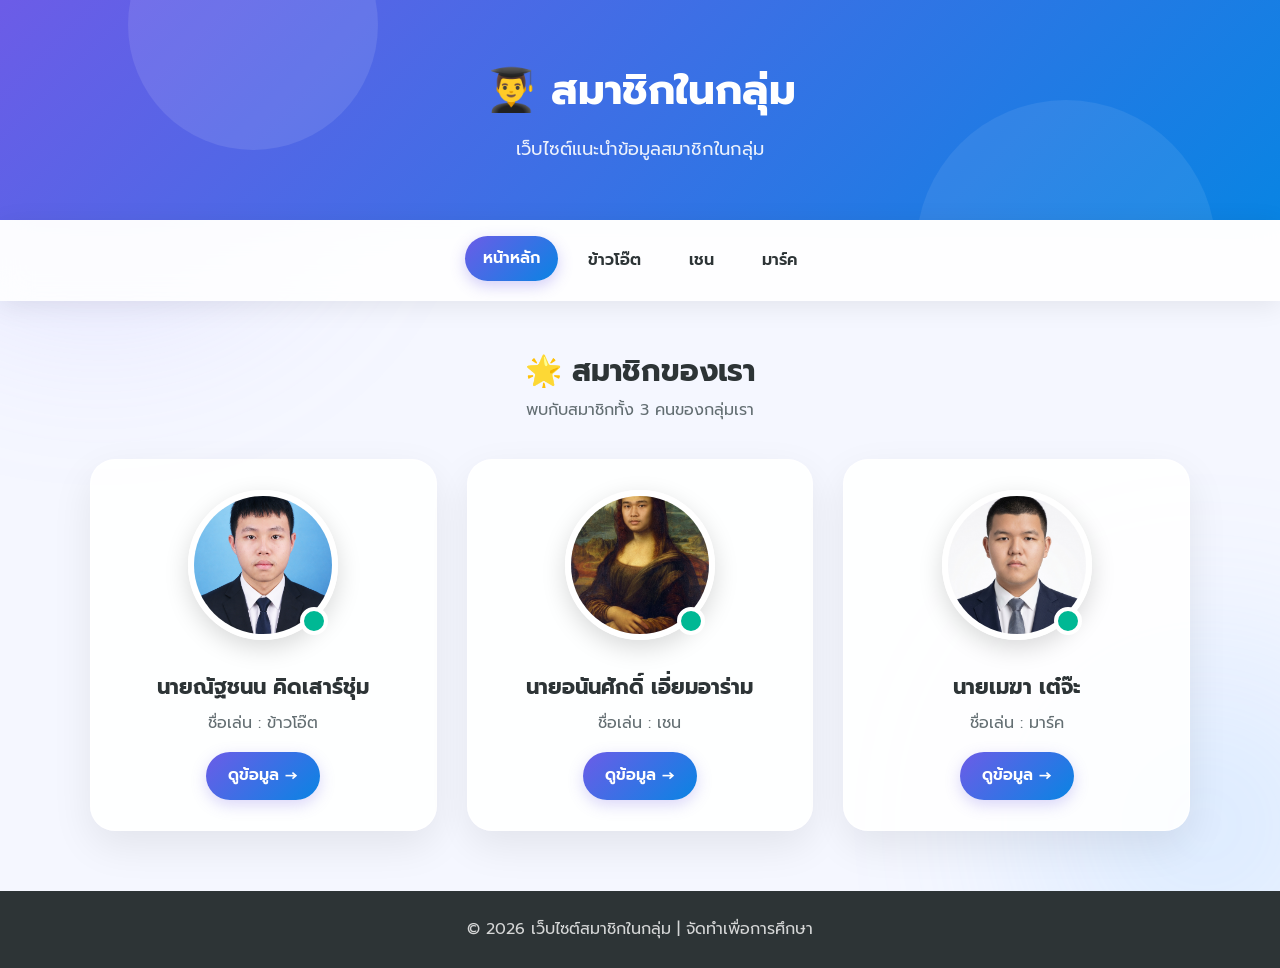
<file: index.html>
<!DOCTYPE html>
<html lang="th">

<head>
    <meta charset="UTF-8">
    <meta name="viewport" content="width=device-width, initial-scale=1.0">

    <title>สมาชิกในกลุ่ม</title>

    <!-- Google Font -->
    <link rel="preconnect" href="https://fonts.googleapis.com">
    <link rel="preconnect" href="https://fonts.gstatic.com" crossorigin>

    <link href="https://fonts.googleapis.com/css2?family=Prompt:wght@300;400;500;600;700&display=swap"
        rel="stylesheet">

    <link rel="stylesheet" href="style.css">
</head>

<body>

    <header>
        <h1>👨‍🎓 สมาชิกในกลุ่ม</h1>
        <p>เว็บไซต์แนะนำข้อมูลสมาชิกในกลุ่ม</p>
    </header>

    <nav>
        <a href="index.html" class="active">หน้าหลัก</a>
        <a href="person1.html">ข้าวโอ๊ต</a>
        <a href="person2.html">เชน</a>
        <a href="person3.html">มาร์ค</a>
    </nav>

    <main class="container">

        <div class="section-title">
            <h2>🌟 สมาชิกของเรา</h2>
            <p>พบกับสมาชิกทั้ง 3 คนของกลุ่มเรา</p>
        </div>

        <div class="members">

            <!-- คนที่ 1 -->
            <div class="member">

                <div class="member-image">
                    <img src="67219010074.png"
                        alt="">
                </div>

                <h3>นายณัฐชนน คิดเสาร์ชุ่ม</h3>

                <p>ชื่อเล่น : ข้าวโอ๊ต</p>

                <a href="person1.html" class="btn">
                    ดูข้อมูล →
                </a>

            </div>


            <!-- คนที่ 2 -->
            <div class="member">

                <div class="member-image">
                    <img src="67219010075.jpg"
                        alt="">
                </div>

                <h3>นายอนันศักดิ์ เอี่ยมอาร่าม</h3>

                <p>ชื่อเล่น : เชน</p>

                <a href="person2.html" class="btn">
                    ดูข้อมูล →
                </a>

            </div>


            <!-- คนที่ 3 -->
            <div class="member">

                <div class="member-image">
                    <img src="67219010048.png"
                        alt="">
                </div>

                <h3>นายเมฆา เต๋จ๊ะ</h3>

                <p>ชื่อเล่น : มาร์ค</p>

                <a href="person3.html" class="btn">
                    ดูข้อมูล →
                </a>

            </div>

        </div>

    </main>

    <footer>
        <p>© 2026 เว็บไซต์สมาชิกในกลุ่ม | จัดทำเพื่อการศึกษา</p>
    </footer>

</body>

</html>
</file>
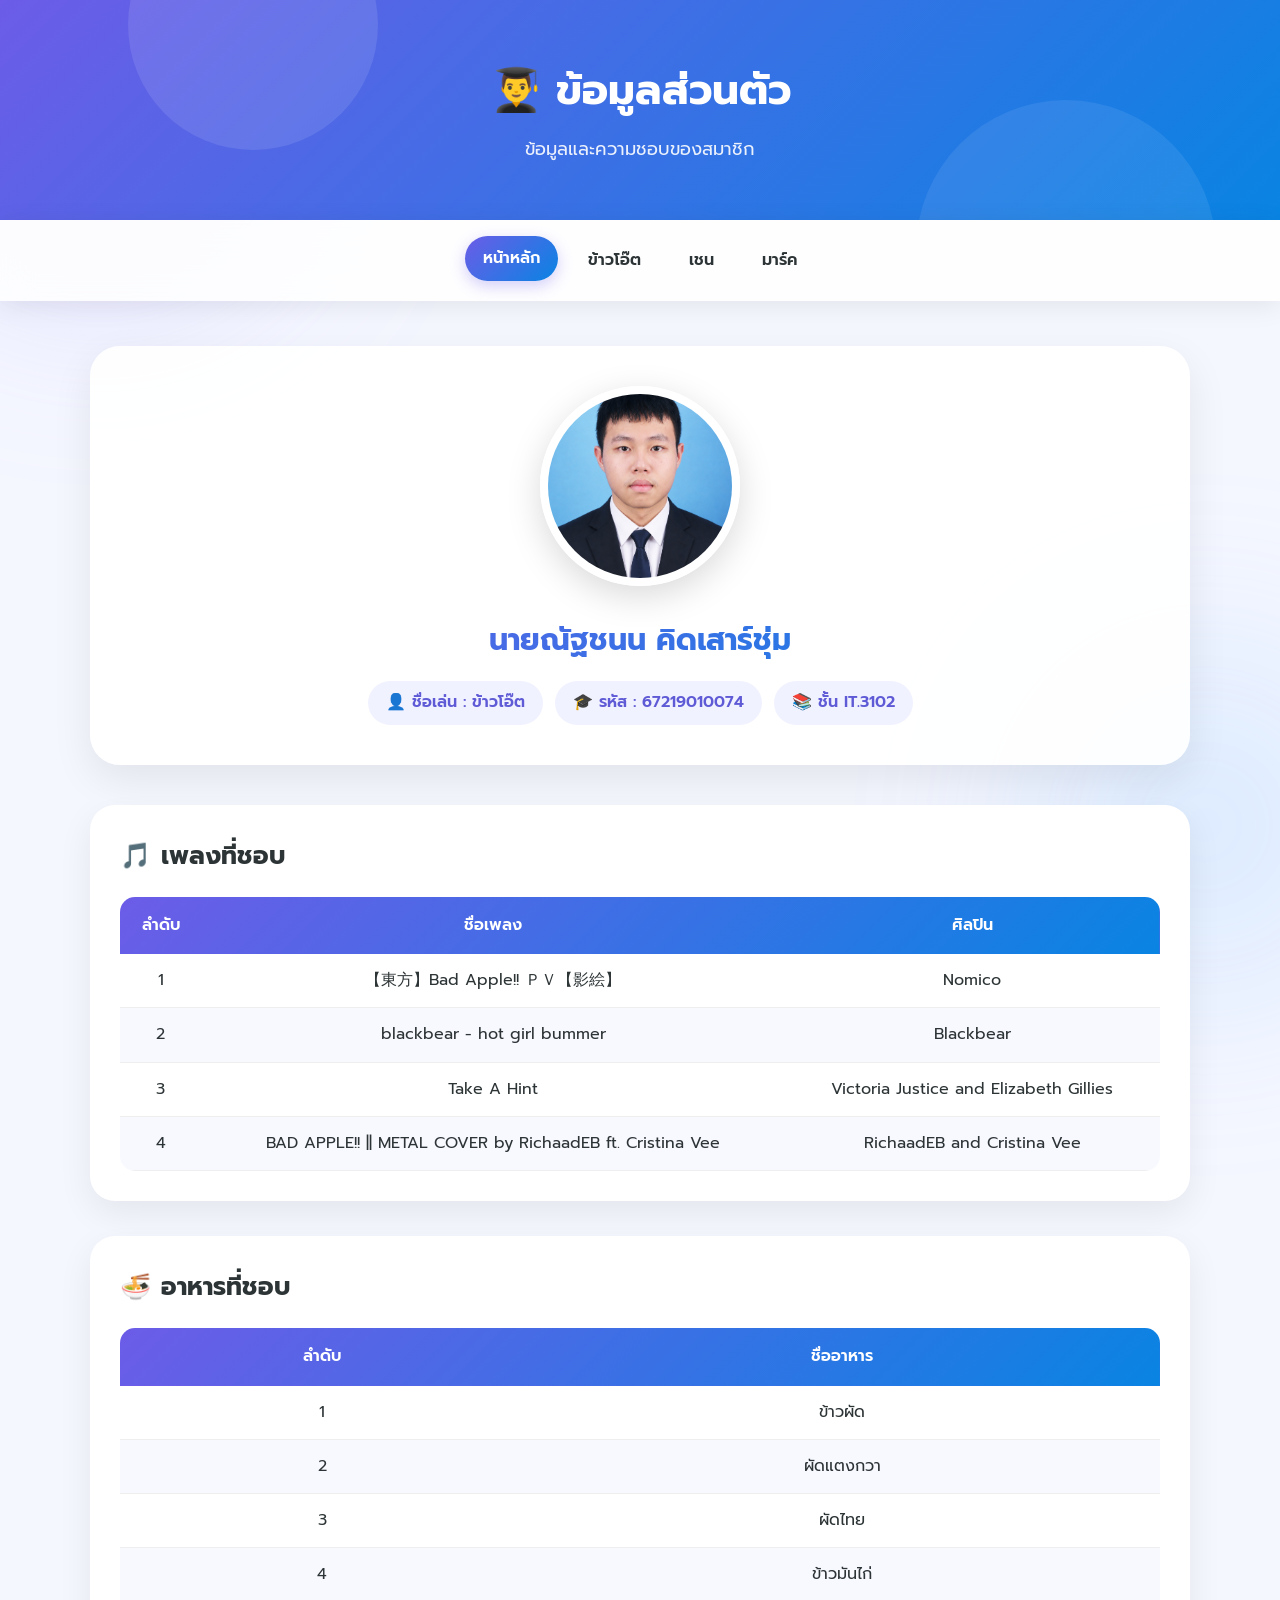
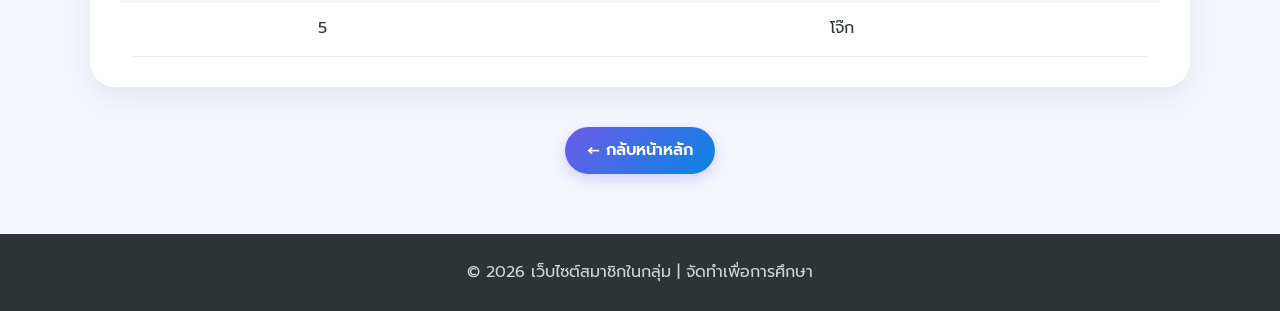
<file: person1.html>
<!DOCTYPE html>
<html lang="th">

<head>
    <meta charset="UTF-8">
    <meta name="viewport" content="width=device-width, initial-scale=1.0">

    <title>ข้าวโอ๊ต - ข้อมูลส่วนตัว</title>

    <link rel="preconnect" href="https://fonts.googleapis.com">
    <link rel="preconnect" href="https://fonts.gstatic.com" crossorigin>

    <link href="https://fonts.googleapis.com/css2?family=Prompt:wght@300;400;500;600;700&display=swap"
        rel="stylesheet">

    <link rel="stylesheet" href="style.css">
</head>

<body>

    <header>
        <h1>👨‍🎓 ข้อมูลส่วนตัว</h1>
        <p>ข้อมูลและความชอบของสมาชิก</p>
    </header>

    <nav>
        <a href="index.html" class="active">หน้าหลัก</a>
        <a href="person1.html">ข้าวโอ๊ต</a>
        <a href="person2.html">เชน</a>
        <a href="person3.html">มาร์ค</a>
    </nav>

    <main class="container">

        <!-- Profile -->
        <section class="profile-card">

            <img class="profile-img"
                src="67219010074.png"
                alt="">

            <h2 style="color: white;">นายณัฐชนน คิดเสาร์ชุ่ม</h2>

            <div class="profile-info">

                <div class="info">
                    👤 ชื่อเล่น : ข้าวโอ๊ต
                </div>

                <div class="info">
                    🎓 รหัส : 67219010074
                </div>

                <div class="info">
                    📚 ชั้น IT.3102
                </div>

            </div>

        </section>


        <!-- เพลง -->
        <section class="table-card">

            <div class="table-title">
                <span>🎵</span>
                <h2>เพลงที่ชอบ</h2>
            </div>

            <table>

                <thead>
                    <tr>
                        <th>ลำดับ</th>
                        <th>ชื่อเพลง</th>
                        <th>ศิลปิน</th>
                    </tr>
                </thead>

                <tbody>

                    <tr>
                        <td>1</td>
                        <td>【東方】Bad Apple!! ＰＶ【影絵】</td>
                        <td>Nomico</td>
                    </tr>

                    <tr>
                        <td>2</td>
                        <td>blackbear - hot girl bummer</td>
                        <td>Blackbear</td>
                    </tr>

                    <tr>
                        <td>3</td>
                        <td>Take A Hint</td>
                        <td>Victoria Justice and Elizabeth Gillies</td>
                    </tr>

                    <tr>
                        <td>4</td>
                        <td>BAD APPLE!! || METAL COVER by RichaadEB ft. Cristina Vee</td>
                        <td>RichaadEB and Cristina Vee</td>
                    </tr>

                </tbody>

            </table>

        </section>


        <!-- อาหาร -->
        <section class="table-card">

            <div class="table-title">
                <span>🍜</span>
                <h2>อาหารที่ชอบ</h2>
            </div>

            <table>

                <thead>
                    <tr>
                        <th>ลำดับ</th>
                        <th>ชื่ออาหาร</th>
                    </tr>
                </thead>

                <tbody>

                    <tr>
                        <td>1</td>
                        <td>ข้าวผัด</td>
                    </tr>

                    <tr>
                        <td>2</td>
                        <td>ผัดแตงกวา</td>
                    </tr>

                    <tr>
                        <td>3</td>
                        <td>ผัดไทย</td>
                    </tr>

                    <tr>
                        <td>4</td>
                        <td>ข้าวมันไก่</td>
                    </tr>

                    <tr>
                        <td>5</td>
                        <td>โจ๊ก</td>
                    </tr>

                </tbody>

            </table>

        </section>


        <div class="back">
            <a href="index.html" class="btn">
                ← กลับหน้าหลัก
            </a>
        </div>

    </main>


    <footer>
        <p>© 2026 เว็บไซต์สมาชิกในกลุ่ม | จัดทำเพื่อการศึกษา</p>
    </footer>

</body>

</html>
</file>
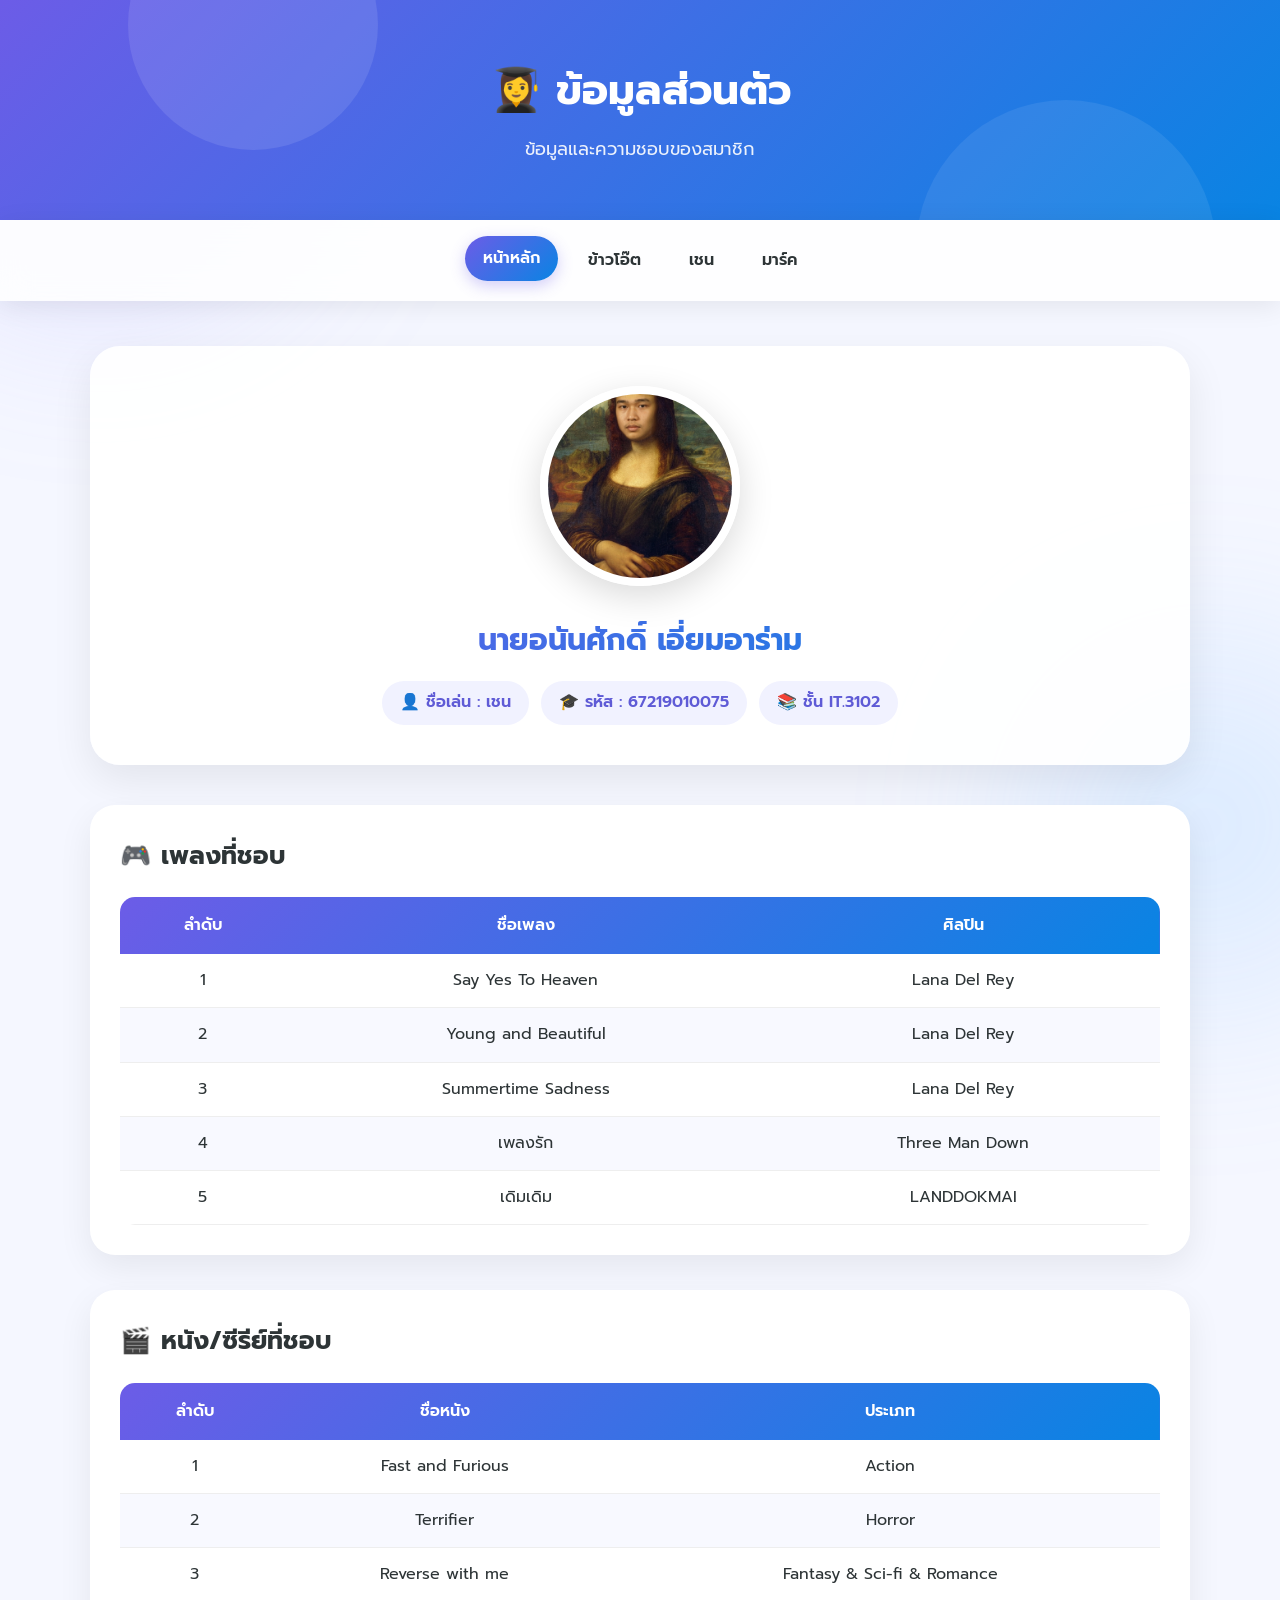
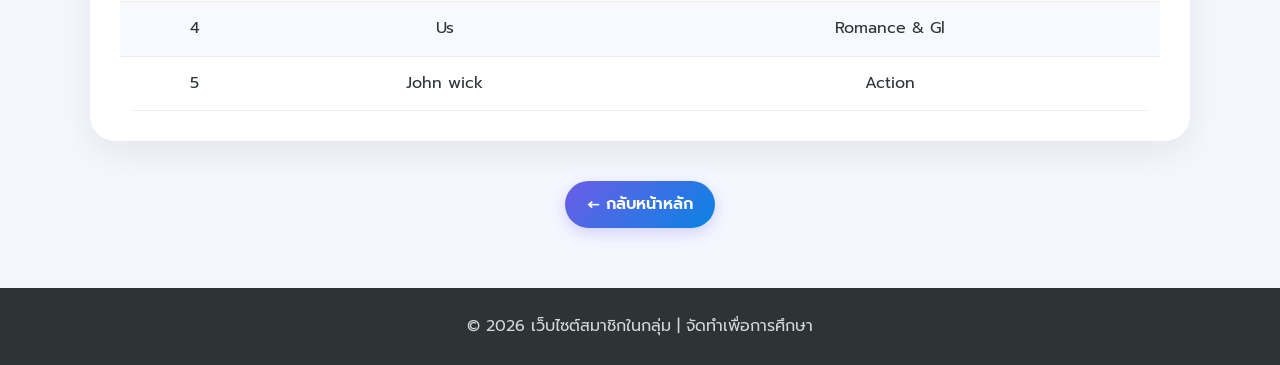
<file: person2.html>
<!DOCTYPE html>
<html lang="th">

<head>
    <meta charset="UTF-8">
    <meta name="viewport" content="width=device-width, initial-scale=1.0">

    <title>เชน - ข้อมูลส่วนตัว</title>

    <link rel="preconnect" href="https://fonts.googleapis.com">
    <link rel="preconnect" href="https://fonts.gstatic.com" crossorigin>

    <link href="https://fonts.googleapis.com/css2?family=Prompt:wght@300;400;500;600;700&display=swap"
        rel="stylesheet">

    <link rel="stylesheet" href="style.css">
</head>

<body>

<header>
    <h1>👩‍🎓 ข้อมูลส่วนตัว</h1>
    <p>ข้อมูลและความชอบของสมาชิก</p>
</header>

<nav>
    <a href="index.html" class="active">หน้าหลัก</a>
    <a href="person1.html">ข้าวโอ๊ต</a>
    <a href="person2.html">เชน</a>
    <a href="person3.html">มาร์ค</a>
</nav>

<main class="container">

    <section class="profile-card">

        <img class="profile-img"
             src="67219010075.jpg"
             alt="">

        <h2>นายอนันศักดิ์ เอี่ยมอาร่าม</h2>

        <div class="profile-info">

            <div class="info">
                👤 ชื่อเล่น : เชน
            </div>

            <div class="info">
                🎓 รหัส : 67219010075
            </div>

            <div class="info">
                📚 ชั้น IT.3102
            </div>

        </div>

    </section>


    <section class="table-card">

        <div class="table-title">
            <span>🎮</span>
            <h2>เพลงที่ชอบ</h2>
        </div>

        <table>

            <thead>
               <tr>
                    <th>ลำดับ</th>
                    <th>ชื่อเพลง</th>
                    <th>ศิลปิน</th>
                </tr>
            </thead>

            <tbody>

                <tr>
                    <td>1</td>
                    <td>Say Yes To Heaven</td>
                    <td>Lana Del Rey</td>
                </tr>

                <tr>
                    <td>2</td>
                    <td>Young and Beautiful</td>
                    <td>Lana Del Rey</td>
                </tr>

                <tr>
                    <td>3</td>
                    <td>Summertime Sadness</td>
                    <td>Lana Del Rey</td>
                </tr>

                <tr>
                    <td>4</td>
                    <td>เพลงรัก</td>
                    <td>Three Man Down</td>
                </tr>

                <tr>
                    <td>5</td>
                    <td>เดิมเดิม</td>
                    <td>LANDDOKMAI</td>
                </tr>

            </tbody>

        </table>

    </section>


    <section class="table-card">

        <div class="table-title">
            <span>🎬</span>
            <h2>หนัง/ซีรีย์ที่ชอบ</h2>
        </div>

        <table>

            <thead>
                <tr>
                    <th>ลำดับ</th>
                    <th>ชื่อหนัง</th>
                    <th>ประเภท</th>
                </tr>
            </thead>

            <tbody>

                <tr>
                    <td>1</td>
                    <td>Fast and Furious</td>
                    <td>Action</td>
                </tr>

                <tr>
                    <td>2</td>
                    <td>Terrifier</td>
                    <td>Horror</td>
                </tr>

                <tr>
                    <td>3</td>
                    <td>Reverse with me</td>
                    <td>Fantasy & Sci-fi & Romance</td>
                </tr>

                <tr>
                    <td>4</td>
                    <td>Us</td>
                    <td>Romance & Gl</td>
                </tr>

                <tr>
                    <td>5</td>
                    <td>John wick</td>
                    <td>Action</td>
                </tr>

            </tbody>

        </table>

    </section>


    <div class="back">
        <a href="index.html" class="btn">
            ← กลับหน้าหลัก
        </a>
    </div>

</main>

<footer>
    <p>© 2026 เว็บไซต์สมาชิกในกลุ่ม | จัดทำเพื่อการศึกษา</p>
</footer>

</body>
</html>
</file>
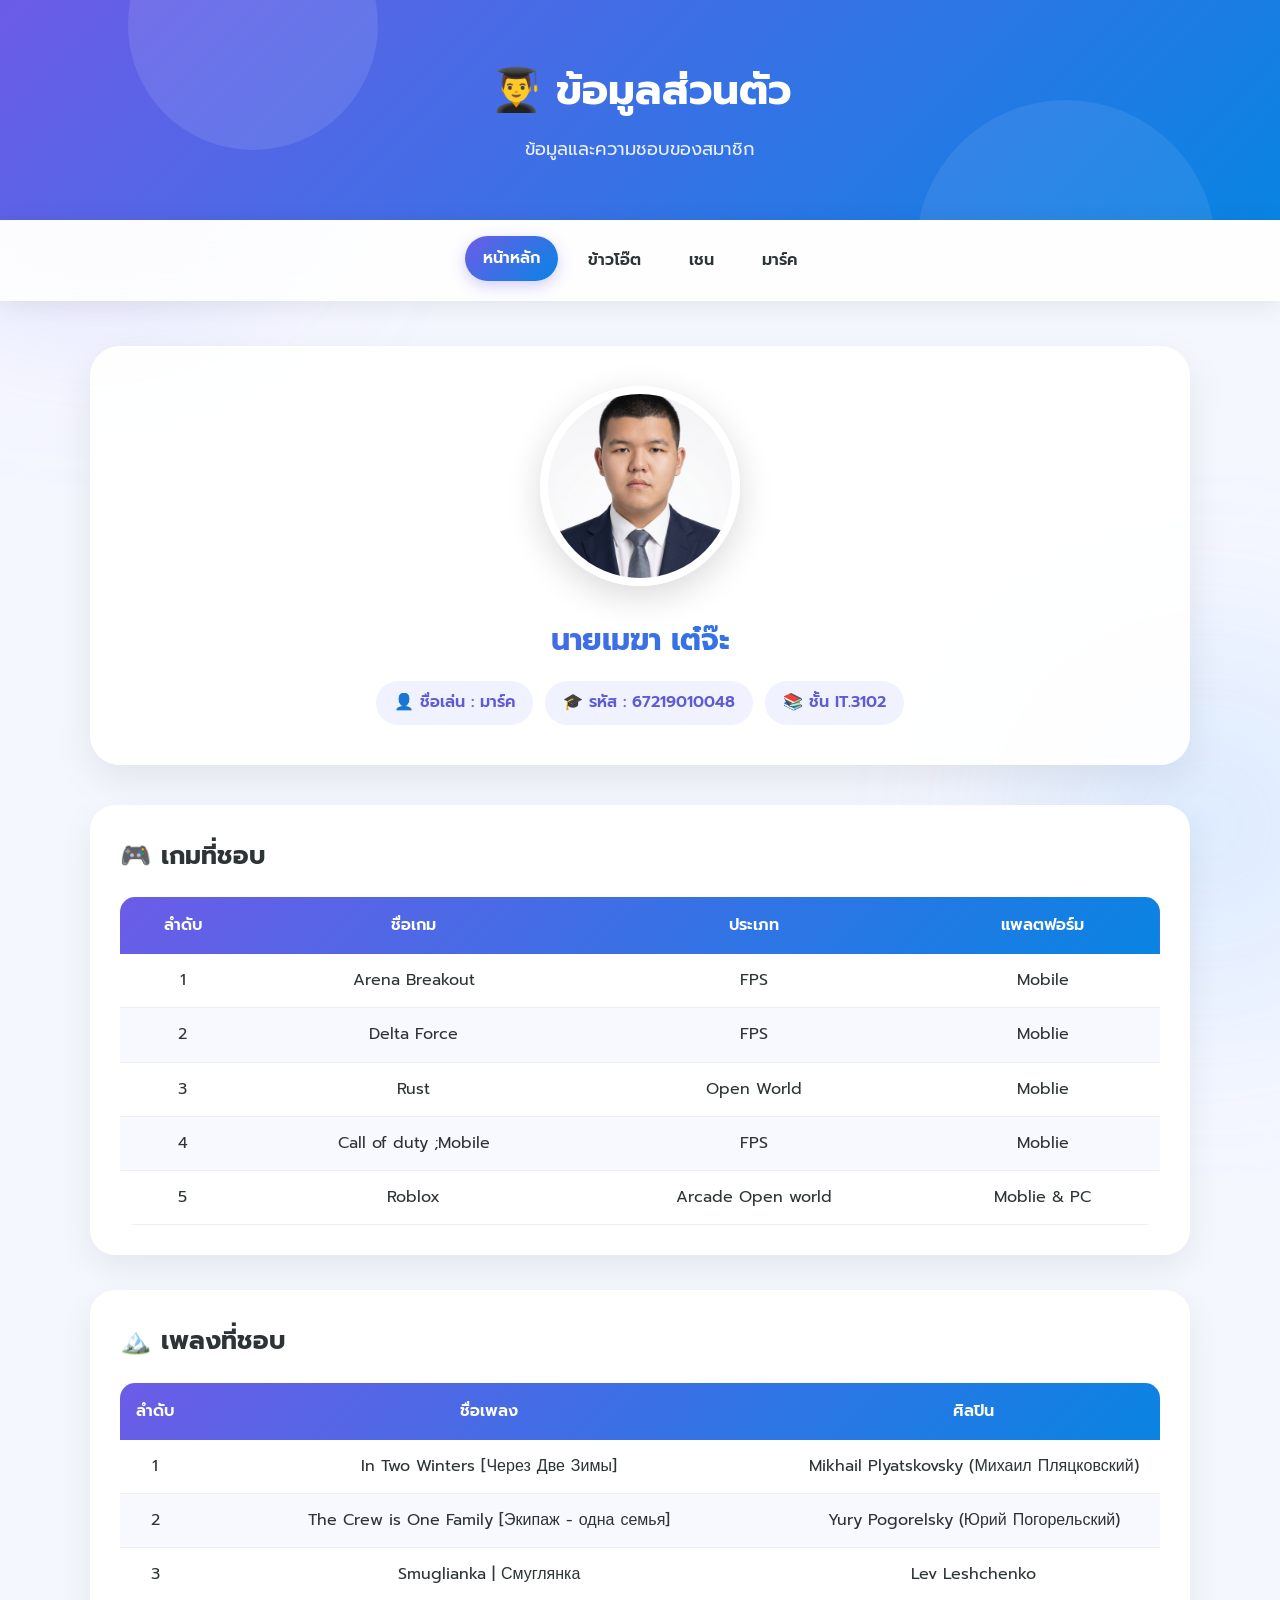
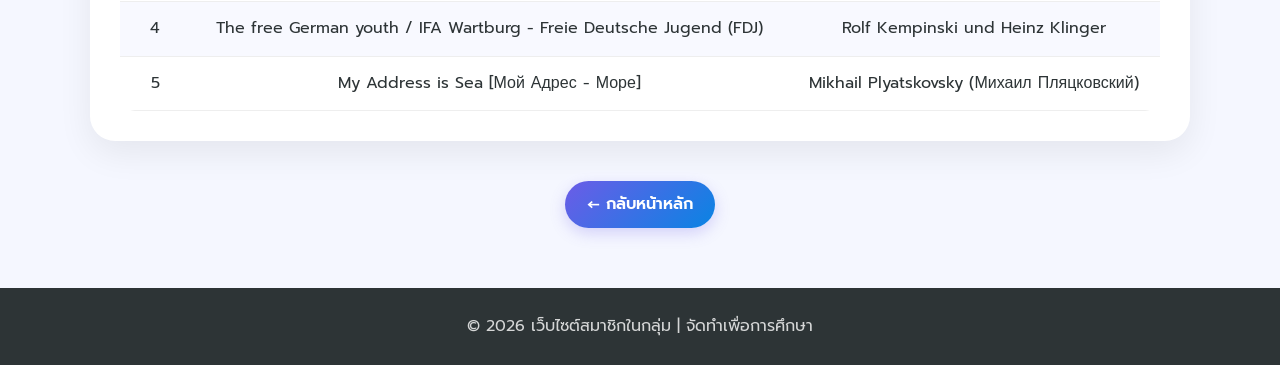
<file: person3 (1).html>
<!DOCTYPE html>
<html lang="th">

<head>
    <meta charset="UTF-8">
    <meta name="viewport" content="width=device-width, initial-scale=1.0">

    <title>มาร์ค - ข้อมูลส่วนตัว</title>

    <link rel="preconnect" href="https://fonts.googleapis.com">
    <link rel="preconnect" href="https://fonts.gstatic.com" crossorigin>

    <link href="https://fonts.googleapis.com/css2?family=Prompt:wght@300;400;500;600;700&display=swap"
        rel="stylesheet">

    <link rel="stylesheet" href="style.css">
</head>

<body>

<header>
    <h1>👨‍🎓 ข้อมูลส่วนตัว</h1>
    <p>ข้อมูลและความชอบของสมาชิก</p>
</header>

<nav>
    <a href="index.html" class="active">หน้าหลัก</a>
    <a href="person1.html">ข้าวโอ๊ต</a>
    <a href="person2.html">เชน</a>
    <a href="person3.html">มาร์ค</a>
</nav>

<main class="container">

    <section class="profile-card">

        <img class="profile-img"
             src="67219010048.png"
             alt="">

        <h2 style="color: white;">นายเมฆา เต๋จ๊ะ</h2>

        <div class="profile-info">

            <div class="info">
                👤 ชื่อเล่น : มาร์ค
            </div>

            <div class="info">
                🎓 รหัส : 67219010048
            </div>

            <div class="info">
                📚 ชั้น IT.3102
            </div>

        </div>

    </section>


    <section class="table-card">

        <div class="table-title">
            <span>🎮</span>
            <h2>เกมที่ชอบ</h2>
        </div>

        <table>

            <thead>
                <tr>
                    <th>ลำดับ</th>
                    <th>ชื่อเกม</th>
                    <th>ประเภท</th>
                    <th>แพลตฟอร์ม</th>
                </tr>
            </thead>

            <tbody>

                <tr>
                    <td>1</td>
                    <td>Arena Breakout</td>
                    <td>FPS</td>
                    <td>Mobile</td>
                </tr>

                <tr>
                    <td>2</td>
                    <td>Delta Force</td>
                    <td>FPS</td>
                    <td>Moblie</td>
                </tr>

                <tr>
                    <td>3</td>
                    <td>Rust</td>
                    <td>Open World</td>
                    <td>Moblie</td>
                </tr>

                <tr>
                    <td>4</td>
                    <td>Call of duty ;Mobile</td>
                    <td>FPS</td>
                    <td>Moblie</td>
                </tr>

                <tr>
                    <td>5</td>
                    <td>Roblox</td>
                    <td>Arcade Open world</td>
                    <td>Moblie & PC</td>
                </tr>

            </tbody>

        </table>

    </section>


    <section class="table-card">

        <div class="table-title">
            <span>🏔️</span>
            <h2>เพลงที่ชอบ</h2>
        </div>

        <table>

            <thead>
                <tr>
                    <th>ลำดับ</th>
                    <th>ชื่อเพลง</th>
                    <th>ศิลปิน</th>
                </tr>
            </thead>

            <tbody>

                <tr>
                    <td>1</td>
                    <td>In Two Winters [Через Две Зимы]</td>
                    <td>Mikhail Plyatskovsky (Михаил Пляцковский)</td>
                </tr>

                <tr>
                    <td>2</td>
                    <td>The Crew is One Family [Экипаж - одна семья]</td>
                    <td>Yury Pogorelsky (Юрий Погорельский)</td>
                </tr>

                <tr>
                    <td>3</td>
                    <td>Smuglianka | Смуглянка</td>
                    <td>Lev Leshchenko</td>
                </tr>

                <tr>
                    <td>4</td>
                    <td>The free German youth / IFA Wartburg - Freie Deutsche Jugend (FDJ)</td>
                    <td>Rolf Kempinski und Heinz Klinger</td>
                </tr>

                <tr>
                    <td>5</td>
                    <td>My Address is Sea [Мой Адрес - Море]</td>
                    <td>Mikhail Plyatskovsky (Михаил Пляцковский)</td>
                </tr>

            </tbody>

        </table>

    </section>


    <div class="back">
        <a href="index.html" class="btn">
            ← กลับหน้าหลัก
        </a>
    </div>

</main>

<footer>
    <p>© 2026 เว็บไซต์สมาชิกในกลุ่ม | จัดทำเพื่อการศึกษา</p>
</footer>

</body>
</html>
</file>
<file: style.css>
/* =========================
   RESET
========================= */

* {
    margin: 0;
    padding: 0;
    box-sizing: border-box;
}

html {
    scroll-behavior: smooth;
}

body {
    font-family: "Prompt", "Tahoma", sans-serif;
    background: #f5f7ff;
    color: #2d3436;
    line-height: 1.7;
}

/* =========================
   BACKGROUND
========================= */

body::before {
    content: "";
    position: fixed;
    width: 400px;
    height: 400px;
    background: #a29bfe;
    border-radius: 50%;
    filter: blur(100px);
    opacity: 0.25;
    top: -100px;
    left: -100px;
    z-index: -1;
}

body::after {
    content: "";
    position: fixed;
    width: 350px;
    height: 350px;
    background: #74b9ff;
    border-radius: 50%;
    filter: blur(100px);
    opacity: 0.2;
    right: -100px;
    bottom: -100px;
    z-index: -1;
}

/* =========================
   HEADER
========================= */

header {
    background: linear-gradient(
        135deg,
        #6c5ce7,
        #0984e3
    );

    color: white;
    text-align: center;
    padding: 55px 20px;

    position: relative;
    overflow: hidden;
}

header::before {
    content: "";
    position: absolute;
    width: 250px;
    height: 250px;
    border-radius: 50%;
    background: rgba(255,255,255,0.1);
    top: -100px;
    left: 10%;
}

header::after {
    content: "";
    position: absolute;
    width: 300px;
    height: 300px;
    border-radius: 50%;
    background: rgba(255,255,255,0.08);
    right: 5%;
    bottom: -180px;
}

header h1 {
    font-size: 42px;
    font-weight: 700;
    position: relative;
    z-index: 2;
}

header p {
    margin-top: 8px;
    font-size: 18px;
    opacity: 0.9;
    position: relative;
    z-index: 2;
}

/* =========================
   NAVIGATION
========================= */

nav {
    position: sticky;
    top: 0;
    z-index: 1000;

    background: rgba(255,255,255,0.85);
    backdrop-filter: blur(15px);

    padding: 15px;
    text-align: center;

    box-shadow: 0 5px 25px rgba(0,0,0,0.08);
}

nav a {
    display: inline-block;
    color: #2d3436;
    text-decoration: none;
    font-weight: 600;

    padding: 9px 18px;
    margin: 3px;

    border-radius: 30px;

    transition: 0.3s;
}

nav a:hover,
nav a.active {
    color: white;
    background: linear-gradient(
        135deg,
        #6c5ce7,
        #0984e3
    );

    transform: translateY(-2px);
    box-shadow: 0 5px 15px rgba(108,92,231,0.3);
}

/* =========================
   MAIN CONTAINER
========================= */

.container {
    width: min(1100px, 90%);
    margin: 45px auto;
}

/* =========================
   SECTION TITLE
========================= */

.section-title {
    text-align: center;
    margin-bottom: 35px;
}

.section-title h2 {
    font-size: 30px;
    color: #2d3436;
}

.section-title p {
    color: #636e72;
}

/* =========================
   MEMBER CARDS
========================= */

.members {
    display: grid;

    grid-template-columns:
        repeat(3, 1fr);

    gap: 30px;
}

.member {
    background: rgba(255,255,255,0.9);

    border-radius: 25px;
    padding: 30px 20px;

    text-align: center;

    box-shadow:
        0 15px 40px rgba(0,0,0,0.08);

    border: 1px solid rgba(255,255,255,0.8);

    transition: 0.4s;
}

.member:hover {
    transform: translateY(-10px);

    box-shadow:
        0 25px 50px rgba(108,92,231,0.2);
}

.member-image {
    position: relative;
    display: inline-block;
    margin-bottom: 15px;
}

.member img {
    width: 150px;
    height: 150px;

    object-fit: cover;

    border-radius: 50%;

    border: 6px solid white;

    box-shadow:
        0 8px 25px rgba(0,0,0,0.15);
}

.member-image::after {
    content: "";
    position: absolute;

    width: 20px;
    height: 20px;

    background: #00b894;

    border: 4px solid white;

    border-radius: 50%;

    right: 10px;
    bottom: 15px;
}

.member h3 {
    font-size: 21px;
    margin: 5px 0;
}

.member p {
    color: #636e72;
    margin-bottom: 15px;
}

/* =========================
   BUTTON
========================= */

.btn {
    display: inline-block;

    padding: 10px 22px;

    border-radius: 30px;

    background:
        linear-gradient(
            135deg,
            #6c5ce7,
            #0984e3
        );

    color: white;

    text-decoration: none;

    font-weight: 600;

    transition: 0.3s;

    box-shadow:
        0 5px 15px rgba(108,92,231,0.25);
}

.btn:hover {
    transform: translateY(-3px);

    box-shadow:
        0 10px 25px rgba(108,92,231,0.35);
}

/* =========================
   PROFILE
========================= */

.profile-card {
    background: rgba(255,255,255,0.92);

    border-radius: 30px;

    padding: 40px;

    text-align: center;

    box-shadow:
        0 15px 40px rgba(0,0,0,0.08);

    margin-bottom: 40px;
}

.profile-img {
    width: 200px;
    height: 200px;

    object-fit: cover;

    border-radius: 50%;

    border: 8px solid white;

    box-shadow:
        0 10px 35px rgba(0,0,0,0.15);

    margin-bottom: 20px;
}

.profile-card h2 {
    font-size: 30px;
    margin-bottom: 15px;

    background:
        linear-gradient(
            135deg,
            #6c5ce7,
            #0984e3
        );

    -webkit-background-clip: text;
    -webkit-text-fill-color: transparent;
}

.profile-info {
    display: flex;
    justify-content: center;
    flex-wrap: wrap;
    gap: 12px;
}

.info {
    background: #f1f2ff;

    padding: 8px 18px;

    border-radius: 30px;

    color: #5f5bd6;

    font-weight: 600;
}

/* =========================
   TABLE SECTION
========================= */

.table-card {
    background: white;

    padding: 30px;

    border-radius: 25px;

    margin-bottom: 35px;

    box-shadow:
        0 12px 35px rgba(0,0,0,0.07);

    overflow-x: auto;
}

.table-title {
    display: flex;
    align-items: center;
    gap: 10px;

    margin-bottom: 20px;
}

.table-title h2 {
    font-size: 25px;
}

.table-title span {
    font-size: 25px;
}

table {
    width: 100%;
    border-collapse: collapse;
    overflow: hidden;
    border-radius: 15px;
}

thead {
    background:
        linear-gradient(
            135deg,
            #6c5ce7,
            #0984e3
        );

    color: white;
}

th {
    padding: 15px;
    font-weight: 600;
}

td {
    padding: 13px 15px;
    text-align: center;

    border-bottom: 1px solid #eee;
}

tbody tr {
    transition: 0.2s;
}

tbody tr:nth-child(even) {
    background: #f8f9ff;
}

tbody tr:hover {
    background: #eeeaff;
    transform: scale(1.005);
}

/* =========================
   BACK BUTTON
========================= */

.back {
    text-align: center;
    margin: 40px 0;
}

/* =========================
   FOOTER
========================= */

footer {
    background: #2d3436;
    color: white;

    text-align: center;

    padding: 25px;

    margin-top: 60px;
}

footer p {
    opacity: 0.8;
}

/* =========================
   RESPONSIVE
========================= */

@media (max-width: 850px) {

    .members {
        grid-template-columns: 1fr 1fr;
    }

    header h1 {
        font-size: 34px;
    }
}

@media (max-width: 600px) {

    .members {
        grid-template-columns: 1fr;
    }

    .container {
        width: 92%;
    }

    .profile-card {
        padding: 25px 15px;
    }

    .profile-img {
        width: 160px;
        height: 160px;
    }

    nav a {
        padding: 7px 10px;
        font-size: 14px;
    }

    .table-card {
        padding: 18px;
    }
}
</file>
